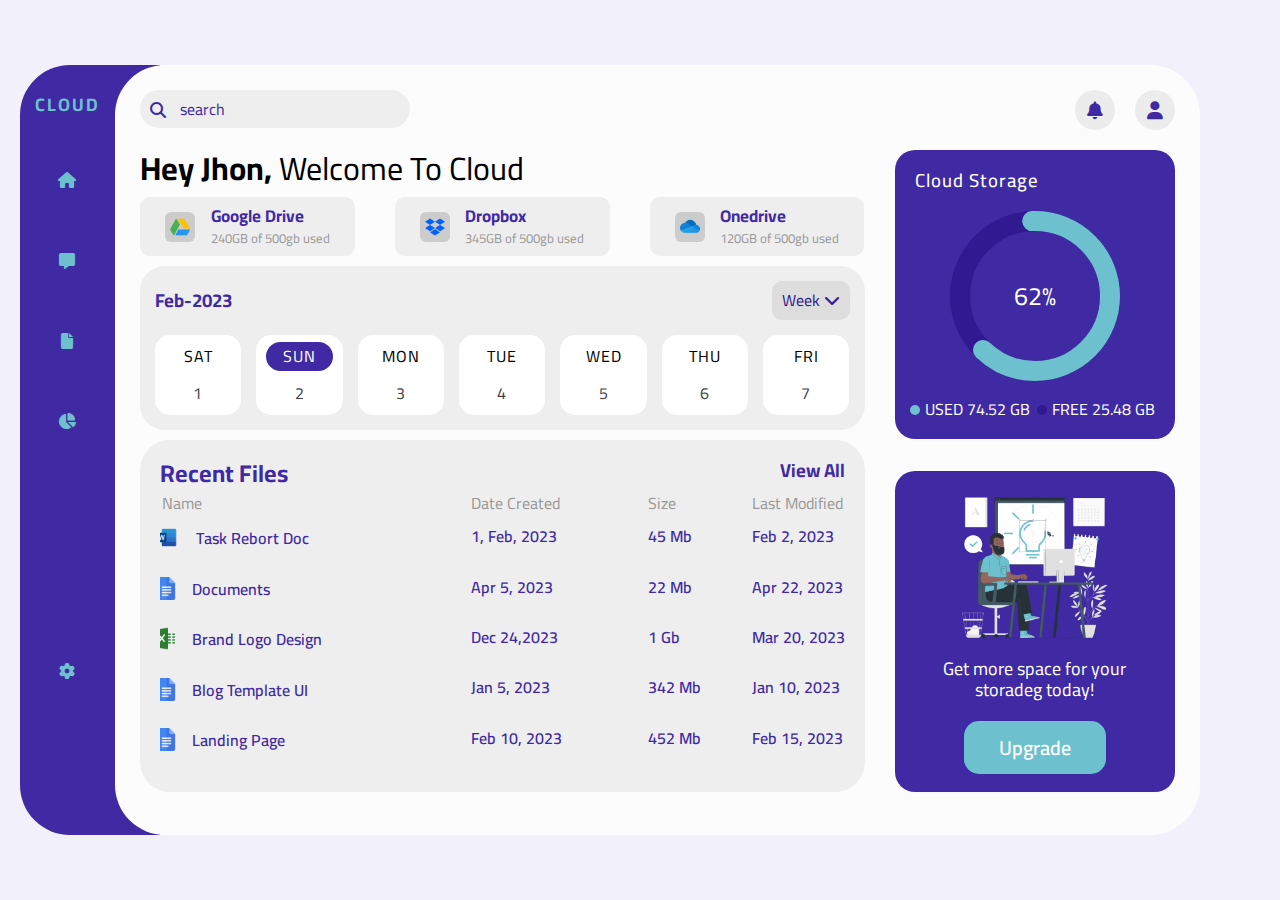
<file: index.html>
<!DOCTYPE html>
<html lang="en">
<head>
  <meta charset="UTF-8">
  <meta http-equiv="X-UA-Compatible" content="IE=edge">
  <meta name="viewport" content="width=device-width, initial-scale=1.0">
  <link rel="stylesheet" href="./CSS/all.min.css">
  <link rel="stylesheet" href="./CSS/framwork.css">
  <link rel="stylesheet" href="./CSS/normalize.css">
  <link rel="stylesheet" href="./CSS/style.css">
  <link rel="preconnect" href="https://fonts.googleapis.com">
  <link rel="preconnect" href="https://fonts.gstatic.com" crossorigin>
  <link href="https://fonts.googleapis.com/css2?family=Cairo:wght@300;400;500;600;700&display=swap" rel="stylesheet">
  <title>Dashboard</title>
</head>
<body>
  <div class="parent">
    <div class="side">
      <div class="container">
        <h3>cloud</h3>
        <div class="icon">
          <ul>
            <li><a href="./index.html"><i class="fa-ds fa-house"></i></a></li>
            <li><a href="./HTML/page-1.html"><i class="fa-solid fa-message"></i></a></li>
            <li><a href="./HTML/page-2.html"><i class="fa-solid fa-file"></i></a></li>
            <li><a href="./HTML/page-3.html"><i class="fa-solid fa-chart-pie"></i></a></li>
          </ul>
        </div>
        <div class="setting">
          <a href="./HTML/page-5.html"><i class="mr-15 fa-solid fa-gear"></i></a>
        </div>
      </div>
    </div>
    <div class="page">
      <header class="p-rel">
        <div class="p-rel w-fit search">
          <i class="p-aps v-cen l-10 fa-regular fa-magnifying-glass fw-9"></i>
          <input type="text" placeholder="search">
        </div>
        <div class="icon">
          <i class="fs-18 fa-solid fa-bell"></i>
          <i class="fs-18 ml-20 fa-solid fa-user"></i>
        </div>
      </header>
      <div class=" content">
        <div class=" content-1">
          <h1>hey jhon, <span>welcome to cloud</span></h1>
          <div class="p-rel container">
            <div class="row-1">
              <div class="box">
                <img src="./imgs/google-drive.png" alt="">
                <div class="text">
                  <h3>google drive</h3>
                  <p>240GB of 500gb used</p>
                </div>
              </div>
              <div class="box">
                <img src="./imgs/dropbox.png" alt="">
                <div class="text">
                  <h3>dropbox</h3>
                  <p>345GB of 500gb used</p>
                </div>
              </div>
              <div class="box">
                <img src="./imgs/icons8-microsoft-onedrive-2019-512.png" alt="">
                <div class="text">
                  <h3>onedrive</h3>
                  <p>120GB of 500gb used</p>
                </div>
              </div>
            </div>
            <div class="row-2">
              <div class="row-1">
                <h3>Feb-2023</h3>
                <button>Week</button>
              </div>
              <div class="row-2">
                <div class="box">
                  <span>sat</span>
                  <span>1</span>
                </div>
                <div class="box">
                  <span class="active">sun</span>
                  <span>2</span>
                </div>
                <div class="box">
                  <span>mon</span>
                  <span>3</span>
                </div>
                <div class="box">
                  <span>tue</span>
                  <span>4</span>
                </div>
                <div class="box">
                  <span>wed</span>
                  <span>5</span>
                </div>
                <div class="box">
                  <span>thu</span>
                  <span>6</span>
                </div>
                <div class="box">
                  <span>fri</span>
                  <span>7</span>
                </div>
              </div>
            </div>
            <div class="row-3">
                <div class="text">
                  <h2>recent files</h2>
                  <h3>view all</h3>
                </div>
                <div class="responsive-table">
                  <table>
                    <thead>
                      <tr>
                        <td>name</td>
                        <td>date created</td>
                        <td>size</td>
                        <td>last modified</td>
                        <td>members</td>
                      </tr>
                    </thead>
                    <tbody>
                      <tr>
                        <td><span><img src="./imgs/icons8-microsoft-word-2019-240.png" alt=""></span> task rebort doc</td>
                        <td>1, feb, 2023</td>
                        <td>45 mb</td>
                        <td>feb 2, 2023</td>
                        <td><img src="./imgs/1.jpeg" alt="">
                        <img src="./imgs/2.jpeg" alt="">
                        <img src="./imgs/3.jpeg" alt="">
                        <img src="./imgs/4.jpeg" alt=""></td>
                        <td><i class="fa-solid fa-ellipsis"></i></td>
                      </tr>
                      <tr>
                        <td><span><img src=".//imgs/google-docs.png" alt=""></span>documents</td>
                        <td>apr 5, 2023</td>
                        <td>22 mb</td>
                        <td>apr 22, 2023</td>
                        <td>
                          <img src="./imgs/5.jpeg" alt="">
                          <img src="./imgs/6.jpeg" alt="">
                          <img src="./imgs/7.jpeg" alt="">
                        </td>
                        <td><i class="fa-solid fa-ellipsis"></i></td>
                      </tr>
                      <tr>
                        <td><span><img src="./imgs/excel.png" alt=""></span>brand logo design</td>
                        <td>dec 24,2023</td>
                        <td>1 gb</td>
                        <td>mar 20, 2023</td>
                        <td>
                          <img src="./imgs/8.jpeg" alt="">
                          <img src="./imgs/9.jpeg" alt="">
                          <img src="./imgs/10.jpeg" alt="">
                        </td>
                        <td><i class="fa-solid fa-ellipsis"></i></td>
                      </tr>
                      <tr>
                        <td><span><img src="./imgs/google-docs.png" alt=""></span>blog template UI</td>
                        <td>jan 5, 2023</td>
                        <td>342 mb</td>
                        <td>jan 10, 2023</td>
                        <td>
                          <img src="./imgs/11.jpeg" alt="">
                          <img src="./imgs/12.jpeg" alt="">
                          <img src="./imgs/13.jpeg" alt="">
                          <img src="./imgs/14.jpeg" alt="">
                        </td>
                        <td><i class="fa-solid fa-ellipsis"></i></td>
                      </tr>
                      <tr>
                        <td><span><img src="./imgs/google-docs.png" alt=""></span>landing page</td>
                        <td>feb 10, 2023</td>
                        <td>452 mb</td>
                        <td>feb 15, 2023</td>
                        <td>
                          <img src="./imgs/15.jpeg" alt="">
                          <img src="./imgs/16.jpeg" alt="">
                        </td>
                        <td><i class="fa-solid fa-ellipsis"></i></td>
                      </tr>
                    </tbody>
                  </table>
                </div>
            </div>
          </div>
        </div>
        <div class="content-2">
          <div class="container">
            <div class="box box-1">
              <h3>cloud storage</h3>
              <div class="percent">
                <div><span>62%</span></div>
                <svg width="170px" height="170px">
                  <circle r="75" cx="85" cy="85" stroke-liecap="rouund" fill=""/>
                </svg>
              </div>
              <div class="storage">
                <div>
                  <span class="v-cen"></span>
                  <div class="space">USED 74.52 GB </div>
                </div>
                <div>
                  <span class="v-cen"></span>
                  <div class="space">FREE 25.48 GB</div>
                </div>
              </div>
            </div>
            <div class="box box-2">
              <img src="./imgs/Icon design-pana.png" alt="">
              <p>Get more space for your storadeg today!</p>
              <button>Upgrade</button>
            </div>
          </div>
        </div>
      </div>
    </div>
  </div>
</body>
</html>
</file>
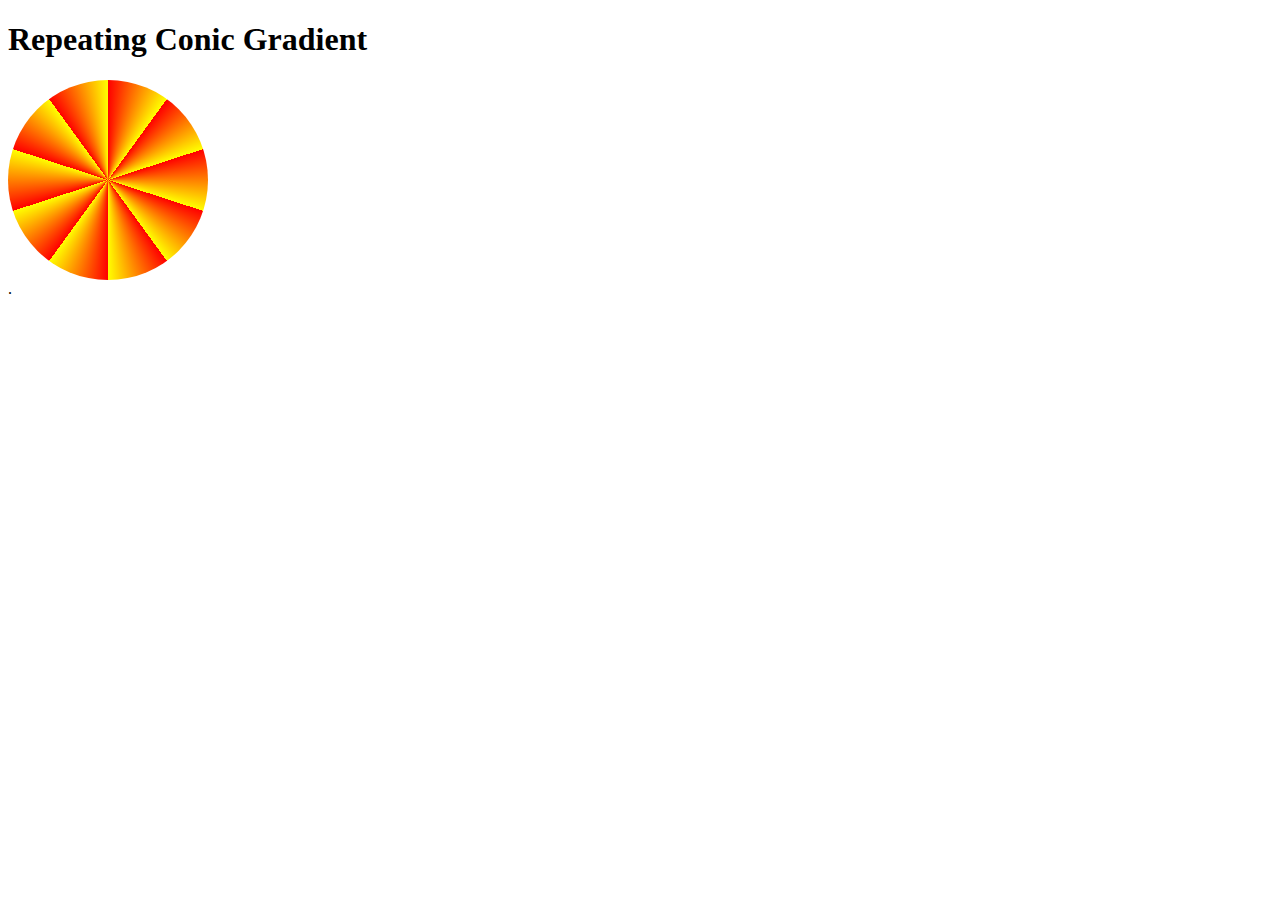
<file: HTML/hmgm.html>
<!DOCTYPE html>
<html>
<head>
<style>
#grad1 {
  height: 200px;
  width: 200px;
  background-color: red; /* For browsers that do not support gradients */
  background-image: repeating-conic-gradient(red 10%, yellow 20%);
  border-radius: 50%;
}
</style>
</head>
<body>

<h1>Repeating Conic Gradient</h1>

<div id="grad1"></div>
.
</body>
</html>
</file>
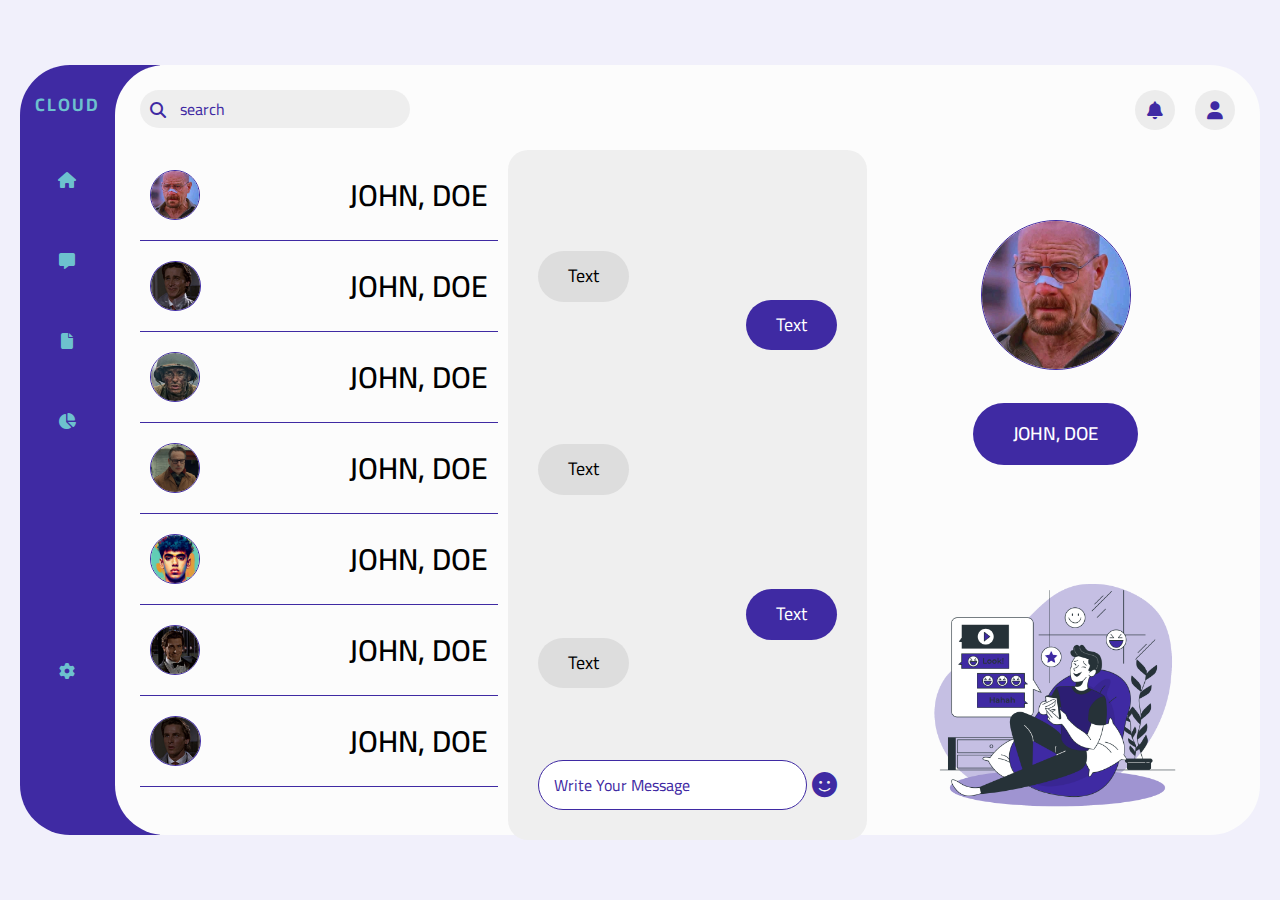
<file: HTML/page-1.html>
<!DOCTYPE html>
<html lang="en">
<head>
  <meta charset="UTF-8">
  <meta http-equiv="X-UA-Compatible" content="IE=edge">
  <meta name="viewport" content="width=device-width, initial-scale=1.0">
  <link rel="stylesheet" href="../CSS/page-1.css">
  <link rel="stylesheet" href="../CSS/all.min.css">
  <link rel="stylesheet" href="../CSS/framwork.css">
  <link rel="stylesheet" href="../CSS/normalize.css">
  <link rel="preconnect" href="https://fonts.googleapis.com">
  <link rel="preconnect" href="https://fonts.gstatic.com" crossorigin>
  <link href="https://fonts.googleapis.com/css2?family=Cairo:wght@300;400;500;600;700&display=swap" rel="stylesheet">
  <title>message</title>
</head>
<body>
  <div class="parent">
    <div class="side">
      <div class="container">
        <h3>cloud</h3>
        <div class="icon">
          <ul>
            <li><a href="../index.html"><i class="fa-ds fa-house"></i></a></li>
            <li><a href="./page-1.html"><i class="fa-solid fa-message"></i></a></li>
            <li><a href="./page-2.html"><i class="fa-solid fa-file"></i></a></li>
            <li><a href="./page-3.html"><i class="fa-solid fa-chart-pie"></i></a></li>
          </ul>
        </div>
        <div class="setting">
          <a href="../HTML/page-5.html"><i class="mr-15 fa-solid fa-gear"></i></a>
        </div>
      </div>
    </div>
    <div class="page">
      <header class="p-rel">
        <div class="p-rel w-fit search">
          <i class="p-aps v-cen l-10 fa-regular fa-magnifying-glass fw-9"></i>
          <input type="text" placeholder="search">
        </div>
        <div class="icon">
          <i class="fs-18 fa-solid fa-bell"></i>
          <i class="fs-18 ml-20 fa-solid fa-user"></i>
        </div>
      </header> 
      <div class="content">
        <div class="content-1">
          <div class="box">
            <img src="../imgs/1.jpeg" alt="">
            <h3>JOHN, DOE</h3>
          </div>
          <div class="box">
            <img src="../imgs/2.jpeg" alt="">
            <h3>JOHN, DOE</h3>
          </div>
          <div class="box">
            <img src="../imgs/3.jpeg" alt="">
            <h3>JOHN, DOE</h3>
          </div>
          <div class="box">
            <img src="../imgs/4.jpeg" alt="">
            <h3>JOHN, DOE</h3>
          </div>
          <div class="box">
            <img src="../imgs/5.jpeg" alt="">
            <h3>JOHN, DOE</h3>
          </div>
          <div class="box">
            <img src="../imgs/6.jpeg" alt="">
            <h3>JOHN, DOE</h3>
          </div>
          <div class="box">
            <img src="../imgs/7.jpeg" alt="">
            <h3>JOHN, DOE</h3>
          </div>
        </div>
        <div class="content-2">
          <div class="col-1">
            <div class="container">
              <div class="text">
                <div class="text-1">
                  <p>text</p>
                  <p>text</p>
                  <p>text</p>
                </div>
                <div class="text-2">
                  <p>text</p>
                  <p>text</p>
                </div>
              </div>
              <div class="end" style="width:100%">
                <input type="text" placeholder="write your message">
                <div class="i"><i class="fa-solid fa-face-smile"></i>
                </div>
              </div>
            </div>
          </div>
        </div>
        <div class="content-3">
            <div class="box">
              <img src="../imgs/1.jpeg" alt="">
              <h3>JOHN, DOE</h3>
            </div>
            <img src="../imgs/Messaging fun-bro (1).png" alt="">
        </div>
      </div>
    </div>
  </div>
</body>
</html>
</file>
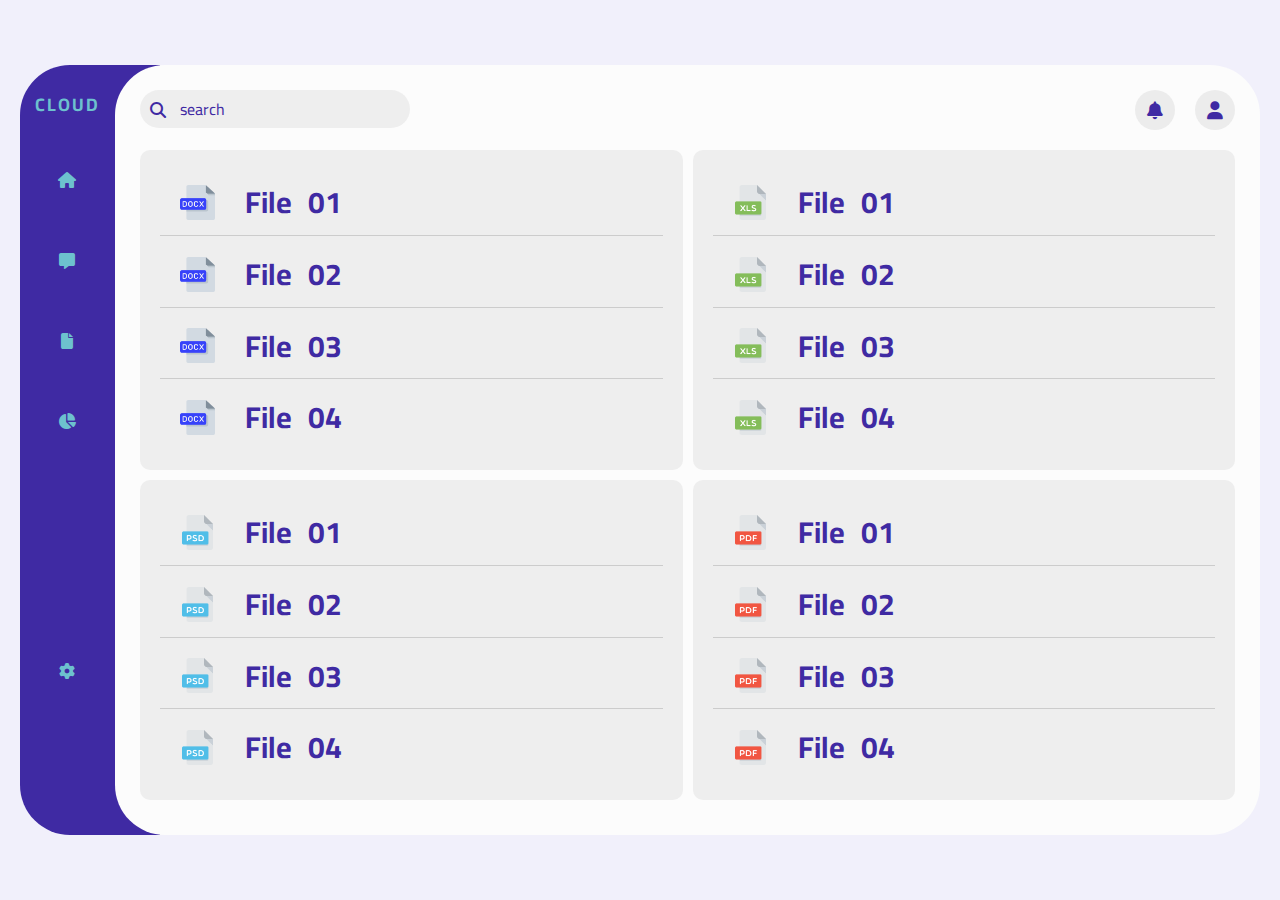
<file: HTML/page-2.html>
<!DOCTYPE html>
<html lang="en">
<head>
  <meta charset="UTF-8">
  <meta http-equiv="X-UA-Compatible" content="IE=edge">
  <meta name="viewport" content="width=device-width, initial-scale=1.0">
  <link rel="stylesheet" href="../CSS/page-2.css">
  <link rel="stylesheet" href="../CSS/all.min.css">
  <link rel="stylesheet" href="../CSS/framwork.css">
  <link rel="stylesheet" href="../CSS/normalize.css">
  <link rel="preconnect" href="https://fonts.googleapis.com">
  <link rel="preconnect" href="https://fonts.gstatic.com" crossorigin>
  <link href="https://fonts.googleapis.com/css2?family=Cairo:wght@300;400;500;600;700&display=swap" rel="stylesheet">
  <title>Files</title>
</head>
<body>
  <div class="parent">
    <div class="side">
      <div class="container">
        <h3>cloud</h3>
        <div class="icon">
          <ul>
            <li><a href="../index.html"><i class="fa-ds fa-house"></i></a></li>
            <li><a href="./page-1.html"><i class="fa-solid fa-message"></i></a></li>
            <li><a href="./page-2.html"><i class="fa-solid fa-file"></i></a></li>
            <li><a href="./page-3.html"><i class="fa-solid fa-chart-pie"></i></a></li>
          </ul>
        </div>
        <div class="setting">
          <a href="./page-5.html"><i class="mr-15 fa-solid fa-gear"></i></a>
        </div>
      </div>
    </div>
    <div class="page">
      <header class="p-rel">
        <div class="p-rel w-fit search">
          <i class="p-aps v-cen l-10 fa-regular fa-magnifying-glass fw-9"></i>
          <input type="text" placeholder="search">
        </div>
        <div class="icon">
          <i class="fs-18 fa-solid fa-bell"></i>
          <i class="fs-18 ml-20 fa-solid fa-user"></i>
        </div>
      </header>
      <div class="container">
        <div class="content">
          <div class="box">
            <img src="../imgs/docx.png" alt="">
            <h2>File</h2>
          </div>
          <div class="box">
            <img src="../imgs/docx.png" alt="">
            <h2>File</h2>
          </div>
          <div class="box">
            <img src="../imgs/docx.png" alt="">
            <h2>File</h2>
          </div>
          <div class="box">
            <img src="../imgs/docx.png" alt="">
            <h2>File</h2>
          </div>
        </div>
        <div class="content">
          <div class="box">
            <img src="../imgs/xls.png" alt="">
            <h2>File</h2>
          </div>
          <div class="box">
            <img src="../imgs/xls.png" alt="">
            <h2>File</h2>
          </div>
          <div class="box">
            <img src="../imgs/xls.png" alt="">
            <h2>File</h2>
          </div>
          <div class="box">
            <img src="../imgs/xls.png" alt="">
            <h2>File</h2>
          </div>
        </div>
        <div class="content">
          <div class="box">
            <img src="../imgs/psd.png" alt="">
            <h2>File</h2>
          </div>
          <div class="box">
            <img src="../imgs/psd.png" alt="">
            <h2>File</h2>
          </div>
          <div class="box">
            <img src="../imgs/psd.png" alt="">
            <h2>File</h2>
          </div>
          <div class="box">
            <img src="../imgs/psd.png" alt="">
            <h2>File</h2>
          </div>
        </div>
        <div class="content">
          <div class="box">
            <img src="../imgs/pdf.png" alt="">
            <h2>File</h2>
          </div>
          <div class="box">
            <img src="../imgs/pdf.png" alt="">
            <h2>File</h2>
          </div>
          <div class="box">
            <img src="../imgs/pdf.png" alt="">
            <h2>File</h2>
          </div>
          <div class="box">
            <img src="../imgs/pdf.png" alt="">
            <h2>File</h2>
          </div>
        </div>
      </div>
    </div>
  </div>
</body>
</html>
</file>
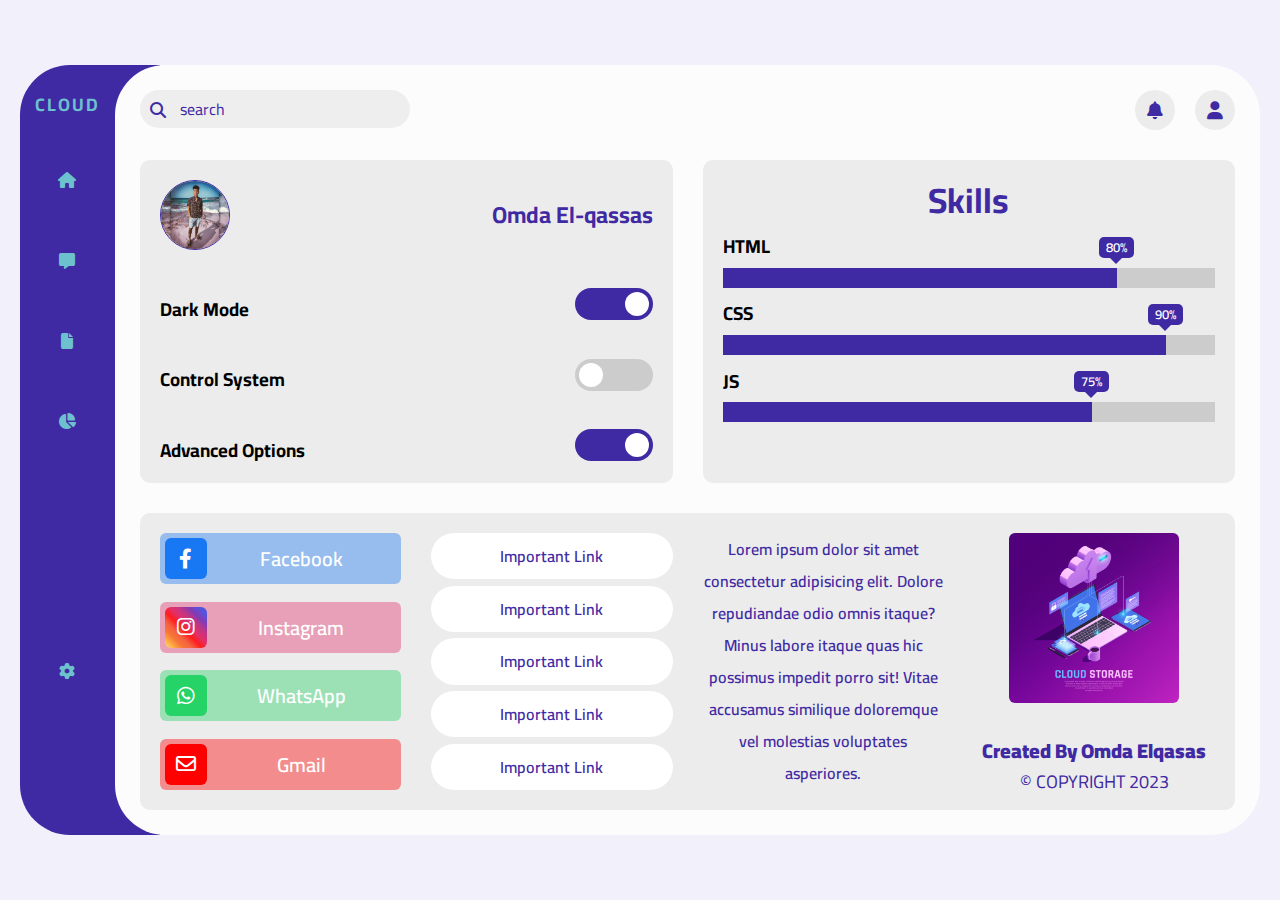
<file: HTML/page-5.html>
<!DOCTYPE html>
<html lang="en">
<head>
  <meta charset="UTF-8">
  <meta http-equiv="X-UA-Compatible" content="IE=edge">
  <meta name="viewport" content="width=device-width, initial-scale=1.0">
  <link rel="stylesheet" href="../CSS/all.min.css">
  <link rel="stylesheet" href="../CSS/framwork.css">
  <link rel="stylesheet" href="../CSS/normalize.css">
  <link rel="stylesheet" href="../CSS/page-5.css">
  <link rel="preconnect" href="https://fonts.googleapis.com">
  <link rel="preconnect" href="https://fonts.gstatic.com" crossorigin>
  <link href="https://fonts.googleapis.com/css2?family=Cairo:wght@300;400;500;600;700&display=swap" rel="stylesheet">
  <title>setting</title>
</head>
<body>
  <div class="parent">
    <div class="side">
      <div class="container">
        <h3>cloud</h3>
        <div class="icon">
          <ul>
            <li><a href="../index.html"><i class="fa-ds fa-house"></i></a></li>
            <li><a href="./page-1.html"><i class="fa-solid fa-message"></i></a></li>
            <li><a href="./page-2.html"><i class="fa-solid fa-file"></i></a></li>
            <li><a href="./page-3.html"><i class="fa-solid fa-chart-pie"></i></a></li>
          </ul>
        </div>
        <div class="setting">
          <a href="./HTML/page-5.html"><i class="mr-15 fa-solid fa-gear"></i></a>
        </div>
      </div>
    </div>
    <div class="page">
      <header class="p-rel">
        <div class="p-rel w-fit search">
          <i class="p-aps v-cen l-10 fa-regular fa-magnifying-glass fw-9"></i>
          <input type="text" placeholder="search">
        </div>
        <div class="icon">
          <i class="fs-18 fa-solid fa-bell"></i>
          <i class="fs-18 ml-20 fa-solid fa-user"></i>
        </div>
      </header>
      <div class="page-c">
        <div class="content">
          <div class="content-1">
            <div class="box">
              <div>
                <img src="../imgs/WhatsApp Image 2023-03-06 at 3.35.56 AM.jpeg" alt="">
                <h3>Omda El-qassas</h3>
              </div>
              <div>
                  <div>
                    <h3>Dark Mode</h3>
                    <label value="Dark Mode" class="p-rel">
                    <input type="checkbox" checked name="" id="">
                    <div class="toggele"></div>
                    </label>
                  </div>
                  <div>
                    <h3>Control System</h3>
                    <label value="Dark Mode" class="p-rel">
                    <input type="checkbox"  name="" id="">
                    <div class="toggele"></div>
                    </label>
                  </div>
                  <div>
                    <h3>Advanced Options</h3>
                    <label value="Dark Mode" class="p-rel">
                    <input type="checkbox" checked name="" id="">
                    <div class="toggele"></div>
                  </label>
                </div>
              </div>
            </div>
            <div class="box">
              <h2>skills</h2>
              <div>
                <div>
                  <h3>HTML</h3>
                  <div class="percent">
                    <span style="width: 80%;" data-ee="80%"></span>
                  </div>
                </div>
                <div>
                  <h3>CSS</h3>
                  <div class="percent">
                    <span style="width: 90%;" data-ee="90%"></span>
                  </div>
                </div>
                <div>
                  <h3>JS</h3>
                  <div class="percent">
                    <span style="width: 75%;" data-ee="75%"></span>
                  </div>
                </div>
              </div>
            </div>
          </div>
          <div class="content-2">
            <div class="box">
              <div class="links">
                <a href="https://www.facebook.com/emad.elksas.3" target="_blank">
                  <i id="face" class="fa-brands fa-facebook-f"></i> <p>facebook</p></a>
                <a href="https://www.instagram.com/omdaelkasas/" target="_blank">
                  <i id="insta" class="fa-brands fa-instagram"></i> <p>instagram</p></a>
                <a href="https://wa.me/+201553965373" target="_blank">
                  <i id="whats" class="fa-brands fa-whatsapp"></i><p>whatsApp</p></a>
                  <a href="mailto:jmad6783@gmail.com">
                    <i class="fa-regular fa-envelope"></i><p>gmail</p></a>
              </div>
            </div>
            <div class="box">
              <a href=""><p>important link</p></a>
              <a href=""><p>important link</p></a>
              <a href=""><p>important link</p></a>
              <a href=""><p>important link</p></a>
              <a href=""><p>important link</p></a>
            </div>
            <div class="box">
              <p>
                Lorem ipsum dolor sit amet consectetur adipisicing elit. Dolore repudiandae odio omnis itaque? Minus labore itaque quas hic possimus impedit porro sit! Vitae accusamus similique doloremque vel molestias voluptates asperiores.
              </p>
            </div>
            <div class="box">
                <img src="../imgs/32936.jpg" alt="">
              <div class="text">
                <p>created by omda elqasas</p>
                <p>&copy; copyright 2023</p>
              </div>
            </div>
          </div>
        </div>
      </div>
    </div>
  </div>
</body>
</html>
</file>
<file: CSS/framwork.css>
/* start box */
  .p-rel {
    position: relative;
  }
  .p-aps {
    position: absolute;
  }
  .d-flex {
    display: flex;
  }
  .jc-space-b {
    justify-content: space-between;
  }
  .jc-space-a {
    justify-content: space-around;
  }
  .jc-space-e {
    justify-content: space-evenly;
  }
  .jc-c {
    justify-content: center;
  }
  .ai-c {
    align-items: center;
  }
  .d-grid {
    display: grid;
  }
  .g-40 {
    gap: 40px;
  }
  .g-30 {
    gap: 30px;
  }
  .d-block {
    display: block;
  }
  .d-inline {
    display: inline;
  }
  .d-in-block {
    display: inline-block;
  }
  .rad-6 {
    border-radius: 6px;
  }
  .rad-10 {
    border-radius: 10px;
  }
  .rad-15 {
    border-radius: 15px;
  }
  .rad-20 {
    border-radius: 20px;
  }
  .rad-30 {
    border-radius: 30px;
  }
  .rad-half {
    border-radius: 50%;
  }
/* end box */
/* start margin + margin */
.p-15 {
  padding: 15px;
}
.pt-15 {
  padding-top: 15px;
}
.pr-15 {
  padding-right: 15px;
}
.pb-15 {
  padding-bottom: 15px;
}
.pl-15 {
  padding-left: 15px;
}
.p-20 {
  padding: 20px;
}
.pt-20 {
  padding-top: 20px;
}
.pr-20 {
  padding-right: 20px;
}
.pb-20 {
  padding-bottom: 20px;
}
.pl-20 {
  padding-left: 20px;
}
.p-30 {
  padding: 30px;
}
.pt-30 {
  padding-top: 30px;
}
.pr-30 {
  padding-right: 30px;
}
.pb-30 {
  padding-bottom: 30px;
}
.pl-30 {
  padding-left: 30px;
}
.p-50 {
  padding: 50px;
}
.pt-50 {
  padding-top: 50px;
}
.pr-50 {
  padding-right: 50px;
}
.pb-50 {
  padding-bottom: 50px;
}
.pl-50 {
  padding-left: 50px;
}
.m-15 {
  margin: 15px;
}
.mt-15 {
  margin-top: 15px;
}
.mr-15 {
  margin-right: 15px;
}
.mb-15 {
  margin-bottom: 15px;
}
.ml-15 {
  margin-left: 15px;
}
.m-20 {
  margin: 20px;
}
.mt-20 {
  margin-top: 20px;
}
.mr-20 {
  margin-right: 20px;
}
.mb-20 {
  margin-bottom: 20px;
}
.ml-20 {
  margin-left: 20px;
}
.m-30 {
  margin: 30px;
}
.mt-30 {
  margin-top: 30px;
}
.mr-30 {
  margin-right: 30px;
}
.mb-30 {
  margin-bottom: 30px;
}
.ml-30 {
  margin-left: 30px;
}
/* end padding + margin */

/* start backgroung + color */
.bg-f {
  background-color: #fff;
}
.bg-e {
  background-color: #eee;
}
.bg-d {
  background-color: #ddd;
}
.bg-c {
  background-color: #ccc;
}
.bg-b {
  background-color: #bbb;
}
.bg-a {
  background-color: #aaa;
}
.c-w {
  color: white;
}
.c-a {
  color: #aaa;
}
.c-a {
  color: #bbb;
}
.c-a {
  color: #ccc;
}
.c-a {
  color: #eee;
}
/* end backgroung + color */
/* start fonts */
.tt-c {
  text-transform: capitalize;
}
.tt-u {
  text-transform: uppercase;
}
.fs-12 {
  font-size: 12px;
}
.fs-14 {
  font-size: 14px;
}
.fs-16 {
  font-size: 16px;
}
.fs-18 {
  font-size: 18px;
}
.fw-1 {
  font-weight: 100;
}
.fw-2 {
  font-weight: 200;
}
.fw-3 {
  font-weight: 300;
}
.fw-4 {
  font-weight: 400;
}
.fw-5 {
  font-weight: 500;
}
.fw-6 {
  font-weight: 600;
}
.fw-7 {
  font-weight: 700;
}
.fw-8 {
  font-weight: 800;
}
.fw-9 {
  font-weight: 900;
}
/* end fonts */
/* start width+height */
.h-fit {
  height: fit-content;
}
.w-fit {
  width: fit-content;
}
.h-full {
  height: 100%
}
.w-full {
  width: 100%;
}

/* end width+height */
/* start centered */
.v-cen {
  transform: translateY(-50%);
  top: 50%;
}
.h-cen {
  transform: translatex(-50%);
  left: 50%;
}
.l-0 {
  left: 0;
}
.l-10 {
  left: 10px;
}
.l-15 {
  left: 15px;
}
.l-20 {
  left: 20px;
}
.l-25 {
  left: 25px;
}
.l-30 {
  left: 30px;
}
.l-40 {
  left: 40px;
}
.r-0 {
  right: 0;
}
.r-10 {
  right: 10px;
}
.r-15 {
  right: 15px;
}
.r-20 {
  right: 20px;
}
.r-25 {
  right: 25px;
}
.r-30 {
  right: 30px;
}
.r-40 {
  right: 40px;
}
.t-0 {
  top: 0;
}
.t-10 {
  top: 10px;
}
.t-15 {
  top: 15px;
}
.t-20 {
  top: 20px;
}
.t-25 {
  top: 25px;
}
.t-30 {
  top: 30px;
}
.t-40 {
  top: 40px;
}
.b-0 {
  bottom: 0;
}
.t-10 {
  bottom: 10px;
}
.t-15 {
  bottom: 15px;
}
.t-20 {
  bottom: 20px;
}
.t-25 {
  bottom: 25px;
}
.t-30 {
  bottom: 30px;
}
.t-40 {
  bottom: 40px;
}
/* end centered */
</file>
<file: CSS/style.css>
/* start global rules */
:root {
  --main-color: #3f2aa3;
  --main-alt-color: #301991;
  --main-transiition: 0.3s;
  --wedgits-color: #fdfdfd;
  --text-color: #6dc1ce;
}
html {
  scroll-behavior: smooth;
}
* {
  -webkit-box-sizing: border-box;
  -moz-box-sizing: border-box;
  box-sizing: border-box;
  padding: 0;
  margin: 0;
  font-family: 'Cairo', sans-serif;
  outline: none;
  border: none;
}
ul {
  list-style: none;
}
a{
  text-decoration: none;
}
i {
  font-weight: 900;
  font-family: "font awesome 5 free";
  font-style: normal;
}
body {
width: 100%;
background-color: #f1f0fb;
position: relative;
z-index: -110;
display: flex;
align-items: center;
height: 100vh;
}
img {
  height: 100px;
}
::-webkit-scrollbar {
  width: 10px;
}
::-webkit-scrollbar-track {
  background-color: #FFF;
}
::-webkit-scrollbar-thumb {
  background-color: #3f2aa380;
  border-radius: 20px;
}
::-webkit-scrollbar-thumb:hover {
  background-color: var(--main-color);
}
/* end global rules */
/* start side */
.parent {
  display: flex;
  justify-content: space-between;
  width: calc(100% - 155px);
  height: 90vh;
  padding: 20px;
  position: relative;
  z-index: -100;
} 
.side {
  position: relative;
  width: 100px;
  height: 100%;
  z-index: -1;
}
.side .container {
  padding: 30px;
  padding-left: 0;
  background-color: #3f2aa3;
  width: calc(100% + 45px);
  height: 100%;
  border-radius: 50px 0 0 50px;
}
.side .container h3 {
  text-align: center;
  text-transform: uppercase;
  color: var(--text-color);
  letter-spacing: 2px;
  font-size: 18px;
  width: calc(100% - 16px);
}
.side .container .icon {
  width: calc(100% - 16px);
}
.side .container .icon li a {
  margin-top: 70px;
  color: var(--text-color);
  text-align: center;
  font-size: 16px;
  transition: var(--main-transiition);
}
.side .container .icon ul a i {
  width: 30px;
  height: 30px;
  display: flex;
  justify-content: center;
  align-items: center;
  margin: 50px auto;
  border-radius: 8px;
  transition: var(--main-transiition);
}
.side .container .icon i:hover,
.side .container .setting a i:hover {
  background-color: var(--main-alt-color);
}
.side .container .setting {
  width: calc(100% - 16px);
  height: 200px;
  display: flex;
  justify-content: center;
  align-items: end;
}
.side .container .setting a i {
  width: 30px;
  height: 30px;
  display: flex;
  justify-content: center;
  align-items: center;
  margin: 110px auto 0;
  border-radius: 10px;
  color: var(--text-color);
  text-align: center;
  font-size: 16px;
  transition: var(--main-transiition);
}
@media (max-width: 1035px) {
  .parent {
    display: block;
    margin: 0 auto;
    width: 100%;
  }
  .side {
    width: 100%;
    height: 100px;
  }
  .side .container {
    width: 100%;
    height: 100%;
    padding: 30px 15px;
    border-radius: 50px 50px 0 0;
    display: flex;
    align-items: center;
    justify-content: space-between;
  }
  .side .container .setting,
  .side .container h3 {
    display: flex;
    justify-content: center;
  }
  .side .container .setting,
  .side .container h3,
  .side .container .icon {
    margin-bottom: 42px;
  }
  .side .container .icon ul {
    display: flex;
    margin-right: 30px
  }
  .side .container .icon ul a i {
    margin: 0 20px;
  }
  .side .container .setting a i{
    margin: 0;
    display: flex;
    justify-content: center;
  }
}
@media (max-width: 767px) {
  .parent {
    padding: 5px;
  }
  .side .container h3 {
    display: none;
  }
  .side .container .setting {
    width: 20%;
    height: unset;
  }
  .side .container .icon {
    width: 80%;
  }
  .side .container .icon ul {
    margin: 0;
    justify-content: space-evenly;
  }
  .side .container .icon ul a i {
    font-size: 14px;
    margin: 3px;
    width: 30px;
    height: 30px;
  }
  .side .container .setting a i{
    font-size: 14px;
    margin: -3px;
    width: 30px;
    height: 30px;
  }
}
/* end side */
/* start header */
.page {
  padding: 25px;
  padding-bottom: 15px;
  border-radius: 50px;
  background-color: #fcfcfc;
  position: relative;
  z-index: 1;
  width: 100%;
} 
header {
  display: flex;
  justify-content: space-between;
}
header .search i,
header .search ::placeholder {
  color: var(--main-color);
}
header .search input {
  padding: 10px 10px 10px 40px;
  border-radius: 30px;
  width: 100%;
  caret-color: var(--main-color);
  background-color: #eee;
}
header .icon {
  display: flex;
}
header .icon i:first-child,
header .icon i:last-child {
  color: var(--main-color);
  width: 40px;
  height: 40px;
  background-color: #ececec;
  border-radius: 50%;
  display: flex;
  justify-content: center;
  align-items: center;
  cursor: pointer;
}
@media (max-width: 1035px) {
  body {
    flex-direction: column;
  }
  .page {
    top: -42px;
  }
}
@media (max-width: 767px) {
  header {
    flex-direction: column-reverse;
  }
  header .icon {
    justify-content: flex-end;
  }
  header .search {
    margin-top: 15px;
    width: 100%;
  }
  header::before {
    content: 'cloud';
    position: absolute;
    color: var(--main-color);
    font-size: 25px;
    font-weight: bold;
    letter-spacing: 1px;
    top: 25%;
    transform: translatey(-50%);
    left: 10px;
  }
}
@media (max-width: 320px ) {
  header .search input {
    width: 250px;
  }
}
/* end header */
/* start content-1 */
/* row one */
.page .content {
  display: flex;
  margin-top: 20px;
  width: 100%;
  gap: 30px;
}
.page .content-1 {
  width: 70%;
}
.page .content-1 > h1 {
  text-transform: capitalize;
  margin-top: 0;
  margin-bottom: 0;
}
.page .content-1 > h1 span {
  font-weight: normal;
}
.page .content-1 .container {
  width: 100%;
  padding-top: 10px;
  padding-right: 0;
}
.page .content-1 .container > .row-1 {
  gap: 40px;
  width: 100%;
  display: grid;
  grid-template-columns: repeat(auto-fill, minmax(200px, 1fr));
}
.page .content-1 .container > .row-1 .box {
  display: flex;
  justify-content: space-evenly;
  width: 100%;
  align-items: center;
  padding: 10px;
  background-color: #eee;
  border-radius: 10px;
  flex-basis: 33%;
}
.page .content-1 .container > .row-1 img {
  height: 30px;
  padding: 5px;
  background-color: #ccc;
  border-radius: 6px;
}
.page .content-1 .container > .row-1 h3 {
  text-transform: capitalize;
  color: var(--main-color);
  font-size: 17px;
}
.page .content-1 .container > .row-1 p {
  font-size: 13px;
  margin-top: 5px;
  color: #999;
}
@media (max-width: 767px) {
  .page .content {
    flex-direction: column;
  }
  .page .content-1 {
    width: 100%;
  }
  .page .content-1 > h1 {
    font-size: 22px;
  }
  .page .content-1 .row-1 {
    width: 90%;
    margin: 0 auto;
  }
}
@media (max-width: 991px) {
  .page .content-1 .container > .row-1 .box {
    width: 100% !important;
  }
  .page .content-1 .container > .row-1 img {
    margin-right: 10px;
  }
  .page .content-1 .container > .row-1 p {
    font-size: 13px;
  }
}
 /* row two  */
.content-1 .container > .row-2 {
  margin-top: 10px;
  padding: 15px;
  background-color: #eee;
  border-radius: 25px;
}
.row-2 .row-1 {
  display: flex;
  justify-content: space-between;
  align-items: center;
}
.row-2 .row-1 h3 {
  text-transform: capitalize;
  color: var(--main-color);
}
.row-2 .row-1 button {
  background-color: #ddd;
  padding: 10px 10px;
  padding-right: 30px;
  border-radius: 10px;
  color: var(--main-alt-color);
  position: relative;
  cursor: pointer;
}
.row-2 .row-1 button::before {
  content: '\f078';
  position: absolute;
  font-family: 'font awesome 5 free';
  font-weight: 900;
  right: 10px;
}
.row-2 .row-2 {
  display: grid;
  grid-template-columns: repeat(auto-fill, minmax(80px, 1fr));
  margin-top: 15px;
  gap: 15px;
}
.row-2 .row-2 .box {
  text-align: center;
  height: 80px;
  background-color: white;
  display: flex;
  flex-direction: column;
  justify-content: space-evenly;
  border-radius: 15px;
  padding: 0 10px;
}
.row-2 .row-2 .box span {
  display: block;
  padding: 5px;
  text-transform: uppercase;
  letter-spacing: 1px;
  border-radius: 40px;
}
.row-2 .row-2 .box span.active {
  background-color: var(--main-color);
  color: white;
}
.row-2 .row-2 .box span:last-child {
  color: #444;
}
@media (max-width: 1035px) {
  .row-2 .row-2 {
    grid-template-columns: repeat(auto-fill, minmax(95px, 1fr));
  }
  .content {
    flex-direction: column;
  }
  .content-1 {
    width: 100% !important;
  }
}
/* row three */
.content-1 .row-3 {
  background-color: #eee;
  margin-top: 10px;
  padding: 20px;
  border-radius: 30PX;
  width: 100%;
  position: relative;
}
.content-1 .row-3 .responsive-table {
  overflow-x: scroll;
}
.content-1 .row-3 .responsive-table::-moz-scrollbar {
  height: 10px;
}
.content-1 .row-3 .responsive-table::-moz-scrollbar-track {
  background-color: #ffffff;
  height: 10px;
  border-radius: 20px;
}
.content-1 .row-3 .responsive-table::-moz-scrollbar-thumb {
  background-color: #3f2aa380;
  border-radius: 20px;
}
.content-1 .row-3 .responsive-table::-moz-scrollbar-thumb:hover {
  background-color: var(--main-color);
}
.content-1 .row-3 .responsive-table::-webkit-scrollbar {
  height: 10px;
}
.content-1 .row-3 .responsive-table::-webkit-scrollbar-track {
  background-color: #ffffff;
  height: 10px;
  border-radius: 20px;
}
.content-1 .row-3 .responsive-table::-webkit-scrollbar-thumb {
  background-color: #3f2aa380;
  border-radius: 20px;
}
.content-1 .row-3 .responsive-table::-webkit-scrollbar-thumb:hover {
  background-color: var(--main-color);
}
.content-1 .row-3 table {
  min-width: 900px;
}
.content-1 .row-3 table span img {
  height: 23px;
}
.content-1 .row-3 table td > img {
  height: 30px;
  border-radius: 50%;
  margin-right: -17px;
  border: 0.5px solid white;
}
.content-1 .row-3 thead td {
  color: #999;
  text-transform: capitalize;
  padding-bottom: 5px;
}
.content-1 .row-3 tbody tr {
  position: relative;
}
.page .content-1 > div > div.row-3 > div.responsive-table > table > tbody > tr > td > i {
  position: absolute;
  transform: translateY(-50%);
  right: 0px;
  font-size: 23px;
}
.content-1 .row-3 tbody td {
  padding-bottom: 15px;
  text-transform: capitalize;
  font-weight: 600;
  color: var(--main-color);
}
.content-1 .row-3 tbody span {
  position: relative;
  width: 30px;
  height: 30px;
  display: inline-block;
  top: 5px;
  left: -7px;
}
.content-1 .row-3 .text {
  display: flex;
  justify-content: space-between;
  margin-bottom: 5px;
  color: var(--main-color);
  text-transform: capitalize;
}
/* end content  */
.page .content-2 {
  width: 30%;
  gap: 30px;
  position: relative;

}
.page .content-2 .container {
  width: 100%;
  height: 100%;
  display: flex;
  flex-direction: column;
  justify-content: space-between;
}
.page .content-2 .box {
  width: 100%;
  border-radius: 20px;
}
.page .content-2 .box-1 {
  height: 45%;
  padding: 20px;
  background-color: var(--main-color);
  display: flex;
  flex-direction: column;
  justify-content: space-between;
}
.page .content-2 .box-1 h3 {
  color: white;
  font-weight: 500;
  text-transform: capitalize;
  letter-spacing: 1px;
}
.page .content-2 .box-1 .percent {
  text-align: center;
  position: relative;
}
.page .content-2 .box-1 .percent div {
  width: 170px;
  height: 170px;
  display: flex;
  justify-content: center;
  align-items: center;
  margin: 0 auto;
  border-radius: 50%;
  background-color: transparent;
  border: 20px solid var(--main-alt-color);
}
.page .content-2 .box-1 .percent span {
  color: white;
  font-size: 25px;
  font-weight: 400;
}
.page .content-2 .box-1 svg {
  position: absolute;
  top: 0;
  left: 50%;
  transform: translateX(-50%);
}
.page .content-2 .box-1 svg circle {
  fill: none;
  stroke-width: 20px;
  stroke: var(--text-color);
  stroke-dasharray: 175;
  stroke-linecap: round;
}
.page .content-2 .box-1 .storage {
  display: flex;
  justify-content: space-between;
}
.page .content-2 .box-1 .storage > div:first-child  {
  position: relative;
  color: white;
  padding-left: 10px;

}
.page .content-2 .box-1 .storage > div:first-child span {
  position: absolute;
  width: 10px;
  height: 10px;
  background-color: var(--text-color);
  border-radius: 50%;
  left: -5px;
}
.page .content-2 .box-1 .storage > div:last-child {
  position: relative;
  color: white;
  padding-left: 10px;
}
.page .content-2 .box-1 .storage > div:last-child span {
  position: absolute;
  width: 10px;
  height: 10px;
  background-color: var(--main-alt-color);
  border-radius: 50%;
  left: -5px;
}
.page .content-2 .box-2 {
  height: 30%;
} 
.page .content-2 .box-2 {
  background-color: var(--main-color);
  text-align: center;
  padding: 15px;
  height: 50%;
}
.page .content-2 .box-2 img {
  height: 160px;
}
.page .content-2 .box-2 p {
  padding: 10px 0;
  color: white;
  font-size: 18px;
}
.page .content-2 .box-2 button {
  padding: 15px 35px;
  margin-top: 10px;
  border-radius: 15px;
  color: white;
  background-color: var(--text-color);
  font-size: 20px;
  font-weight: 600;
}

@media (max-width: 1035px) {
  .page .content-2 {
    width: 100%;
    height: 300px;
  }
  .page .content-2 .container {
    display: flex;
    justify-content: space-between;
    flex-direction: row;
  }
  .page .content-2 .box {
    height: 300px !important;
  }
  .page .content-2 .box-1 {
    width: 45%;
  }
  .page .content-2 .box-2 {
    width: 50%;
  }
  .page .content-2 .box-2 {
    background-color: var(--main-color);
    text-align: center;
    padding: 15px;
    height: 50%;
  }
  .page .content-2 .box-2 img {
    height: 170px;
  }
  .page .content-2 .box-2 p {
    padding: 10px 0;
  }
  .page .content-2 .box-2 button {
    padding: 15px 35px;
    margin-top: 5px;
  }
}
@media (max-width:767px) {
    .page .content-2 {
      width: 100%;
      padding-bottom: 20px;
    }
    .page .content-2 .container {
      display: flex;
      justify-content: space-between;
      flex-direction: column;
      gap: 30px;
      height: unset !important;
    }
    .page .content-2 .box {
      width: 100%;
    }
    .page .content-2 .box-2 {
      height: 400px !important;
    }
    .page .content-2 .box-1 {
      height: 350px !important;
    }
    .page .content-2 .box-2 img {
      height: 210px;
    }
    .page .content-2 .box-2 p  {
      padding: 20px 0 !important;
    }
    .page .content-2 .box-2 button {
      padding: 15px 35px;
      margin-top: 10px;
    }
}
</file>
<file: CSS/page-1.css>
/* start global rules */
:root {
  --main-color: #3f2aa3;
  --main-alt-color: #301991;
  --main-transiition: 0.3s;
  --wedgits-color: #fdfdfd;
  --text-color: #6dc1ce;
}
html {
  scroll-behavior: smooth;
}
* {
  -webkit-box-sizing: border-box;
  -moz-box-sizing: border-box;
  box-sizing: border-box;
  padding: 0;
  margin: 0;
  font-family: 'Cairo', sans-serif;
  outline: none;
  border: none;
}
ul {
  list-style: none;
}
a{
  text-decoration: none;
}
i {
  font-weight: 900;
  font-family: "font awesome 5 free";
  font-style: normal;
}
body {
width: 100%;
height: 100vh;
background-color: #f1f0fb;
position: relative;
z-index: -110;
display: flex;
align-items: center;
}
img {
  height: 100px;
}
::-webkit-scrollbar {
  width: 10px;
}
::-webkit-scrollbar-track {
  background-color: #FFF;
}
::-webkit-scrollbar-thumb {
  background-color: #3f2aa380;
  border-radius: 20px;
}
::-webkit-scrollbar-thumb:hover {
  background-color: var(--main-color);
}
/* end global rules */
/* start side */
.parent {
  display: flex;
  width: 100%;
  height: 90vh;
  padding: 20px;
  position: relative;
  z-index: -100;
} 
.side {
  position: relative;
  width: 100px;
  height: 100%;
  z-index: -1;
}
.side .container {
  padding: 30px;
  padding-left: 0;
  background-color: #3f2aa3;
  width: calc(100% + 45px);
  height: 100%;
  border-radius: 50px 0 0 50px;
}
.side .container h3 {
  text-align: center;
  text-transform: uppercase;
  color: var(--text-color);
  letter-spacing: 2px;
  font-size: 18px;
  width: calc(100% - 16px);
}
.side .container .icon {
  width: calc(100% - 16px);
}

.side .container .icon li a {
  margin-top: 70px;
  color: var(--text-color);
  text-align: center;
  font-size: 16px;
  transition: var(--main-transiition);
}
.side .container .icon ul a i {
  width: 30px;
  height: 30px;
  display: flex;
  justify-content: center;
  align-items: center;
  margin: 50px auto;
  border-radius: 8px;
  transition: var(--main-transiition);
}
.side .container .icon i:hover,
.side .container .setting a i:hover {
  background-color: var(--main-alt-color);
}
.side .container .setting {
  width: calc(100% - 16px);
  height: 200px;
  display: flex;
  justify-content: center;
  align-items: end;
}
.side .container .setting a i {
  width: 30px;
  height: 30px;
  display: flex;
  justify-content: center;
  align-items: center;
  margin: 110px auto 0;
  border-radius: 10px;
  color: var(--text-color);
  text-align: center;
  font-size: 16px;
  transition: var(--main-transiition);
}
@media (max-width: 1035px) {
  .parent {
    display: block;
    margin: 0 auto;
    width: 100%;
  }
  .page {
    top: -45px;
  }
  .side {
    width: 100%;
    height: 100px;
  }
  .side .container {
    width: 100%;
    height: 100%;
    padding: 30px 15px;
    border-radius: 50px 50px 0 0;
    display: flex;
    align-items: center;
    justify-content: space-between;
  }
  .side .container .setting,
  .side .container h3 {
    display: flex;
    justify-content: center;
  }
  .side .container .setting,
  .side .container h3,
  .side .container .icon {
    margin-bottom: 42px;
  }
  .side .container .icon ul {
    display: flex;
    margin-right: 30px
  }
  .side .container .icon ul a i {
    margin: 0 20px;
  }
  .side .container .setting {
    height: unset;
  }
  .side .container .setting a i{
    margin: 0;
    display: flex;
    justify-content: center;
  }
}
@media (max-width: 767px) {
  .parent {
    padding: 5px;
  }
  .side .container h3 {
    display: none;
  }
  .side .container .setting {
    width: 20%;
    height: unset;
  }
  .side .container .icon {
    width: 80%;
  }
  .side .container .icon ul {
    margin: 0;
    justify-content: space-evenly;
  }
  .side .container .icon ul a i {
    font-size: 14px;
    margin: 3px;
    width: 30px;
    height: 30px;
  }
  .side .container .setting a i{
    font-size: 14px;
    margin: -3px;
    width: 30px;
    height: 30px;
  }
}
/* start header */
header {
  display: flex;
  justify-content: space-between;
}
header .search i,
header .search ::placeholder {
  color: var(--main-color);
}
header .search input {
  padding: 10px 10px 10px 40px;
  border-radius: 30px;
  width: 100%;
  caret-color: var(--main-color);
  background-color: #eee;
}
header .icon {
  display: flex;
}
header .icon i:first-child,
header .icon i:last-child {
  color: var(--main-color);
  width: 40px;
  height: 40px;
  background-color: #ececec;
  border-radius: 50%;
  display: flex;
  justify-content: center;
  align-items: center;
  cursor: pointer;
}
@media (max-width: 1035px) {
  body {
    flex-direction: column;
  }
  .page {
    top: -42px;
  }
}
@media (max-width: 767px) {
  header {
    flex-direction: column-reverse;
  }
  header .icon {
    justify-content: flex-end;
  }
  header .search {
    margin-top: 15px;
    width: 100%;
  }
  header::before {
    content: 'cloud';
    position: absolute;
    color: var(--main-color);
    font-size: 25px;
    font-weight: bold;
    letter-spacing: 1px;
    top: 25%;
    transform: translatey(-50%);
    left: 10px;
  }
}
@media (max-width: 320px ) {
  header .search input {
    width: 250px;
  }
}
/* end header */
/* start page */
.page {
  padding: 25px;
  padding-bottom: 15px;
  border-radius: 50px;
  background-color: #fcfcfc;
  position: relative;
  z-index: 1;
  width: 100%;
} 
.page .content {
  display: grid;
  grid-template-columns: repeat(auto-fill, minmax(350px, 1fr));
  margin-top: 20px;
  width: 100%;
  height: calc(100% - 40px);
  gap: 10px;
}
.page .content-1 {
  width: 100%;
}
.page .content-1 .box {
  width: 100%;
  display: flex;
  justify-content: space-between;
  align-items: center;
  border-bottom: 1px solid var(--main-color);
  padding: 20px 10px;
}
.page .content-1 .box img {
  height: 50px;
  border-radius: 50%;
  border: 0.5px solid var(--main-color);
}
.page .content-1 .box h3 {
  font-size: 30px;
  font-weight: 600;
}
.page .content-2  {
  width: 100%;
  display: flex;
  flex-wrap: wrap;
}
.page .content-2 .col-1 .text {
  flex: 1;
  width: 100%;
  height: 100%;
  display: flex;
}
.page .content-2 .col-1 .text-1 {
  height: 100%;
  width: 50%;
  display: flex;
  flex-direction: column;
  justify-content: space-around;
  align-items: flex-start;
}
.page .content-2 .col-1 .text-2 {
  height: 100%;
  width: 50%;
  display: flex;
  flex-direction: column;
  justify-content: space-around;
  align-items: flex-end;
}
.page .content-2 .col-1 .text p {
  padding: 15px 30px;
  background-color: #ddd;
  border-radius: 40px;
  font-size: 18px;
  text-transform: capitalize;
}
.page .content-2 .col-1 .text-2 p {
  padding: 15px 30px;
  background-color: var(--main-color);
  color: white;
  border-radius: 40px;
  font-size: 18px;
  text-transform: capitalize;
}
.page .content-2 .col-1 .end {
  display: flex;
  align-items: center;
  justify-content: space-between;
}
.page .content-2 .col-1 input {
  width: 90%;
  padding: 15px;
  border-radius: 50px;
  border: 1px solid var(--main-color);
  caret-color: var(--main-color);
  transition: var(--main-transiition);
} 
.page .content-2 .col-1 .i {
  position: relative;
  transition: var(--main-transiition);
}
.page .content-2 .col-1 .i i {
  display: flex;
  transition: var(--main-transiition);
  cursor: pointer;
}
.page .content-2 .col-1 .i::before {
  content: '\f1d8';
  position: absolute;
  font-family: 'font awesome 5 free';
  font-weight: 900;
  color: var(--main-color);
  font-size: 25px;
  transition: var(--main-transiition);
  display: none;
  top: 50%;
  transform: translate(-50%, -50%);
  left: 50%;
  cursor: pointer;
}
.page .content-2 .col-1 .i i {
  color: var(--main-color);
  font-size: 25px;
  transition: var(--main-transiition);
}
.page .content-2 .col-1 input:focus + .i i {
  display: none;
  transition: var(--main-transiition);
}
.page .content-2 .col-1 input:focus + .i::before {
  display: flex;
  transition: var(--main-transiition);
}
.page .content-2 .col-1 .container {
  width: 100%;
  height: 100%;
  display: flex;
  justify-content: space-between;
  align-items: center;
  flex-direction: column;
}
.page .content-2 .col-1 {
  width: 100%;
  height: 100%;
  background-color: #efefef;
  display: flex;
  justify-content: space-between;
  align-items: end;
  padding: 30px;
  border-radius: 20px;
}
.page .content-2 .col-1 ::placeholder {
  color: var(--main-color);
  text-transform: capitalize;
}
.page .content-3 {
  display: flex;
  justify-content: space-between;
  flex-direction: column;
  width: 100%;
  align-items: center;
}
.page .content-3 .box {
  margin-top: 70px;
  text-align: center;
}
.page .content-3 .box img {
  height: 150px;
  border-radius: 50%;
  border: 0.5px solid var(--main-color);
}
.page .content-3 h3 {
  text-align: center;
  padding: 20px 40px;
  background-color: var(--main-color);
  color: white;
  font-weight: 600;
  border-radius: 50px;
  margin-top: 30px;
}
.page .content-3 > img {
  height: 300px;
}
@media (max-width: 767px) {
  .page .content-2 {
    height: 400px;
  }
  .page .content-2 .col-1 input {
    width: 85% !important;
  }
}
@media (min-width: 768px) and (max-width: 1035px) {
  .page .content-2 {
    height: 400px;
  }
}
/* end page */
</file>
<file: CSS/page-2.css>
/* start global rules */
:root {
  --main-color: #3f2aa3;
  --main-alt-color: #301991;
  --main-transiition: 0.3s;
  --wedgits-color: #fdfdfd;
  --text-color: #6dc1ce;
}
html {
  scroll-behavior: smooth;
}
* {
  -webkit-box-sizing: border-box;
  -moz-box-sizing: border-box;
  box-sizing: border-box;
  padding: 0;
  margin: 0;
  font-family: 'Cairo', sans-serif;
  outline: none;
  border: none;
}
ul {
  list-style: none;
}
a{
  text-decoration: none;
}
i {
  font-weight: 900;
  font-family: "font awesome 5 free";
  font-style: normal;
}
body {
width: 100%;
height: 100vh;
background-color: #f1f0fb;
position: relative;
z-index: -110;
display: flex;
align-items: center;
}
img {
  height: 100px;
}
::-webkit-scrollbar {
  width: 10px;
}
::-webkit-scrollbar-track {
  background-color: #FFF;
}
::-webkit-scrollbar-thumb {
  background-color: #3f2aa380;
  border-radius: 20px;
}
::-webkit-scrollbar-thumb:hover {
  background-color: var(--main-color);
}
/* end global rules */
/* start side */
.parent {
  display: flex;
  width: 100%;
  height: 90vh;
  padding: 20px;
  position: relative;
  z-index: -100;
} 
.side {
  position: relative;
  width: 100px;
  height: 100%;
  z-index: -1;
}
.side .container {
  padding: 30px;
  padding-left: 0;
  background-color: #3f2aa3;
  width: calc(100% + 45px);
  height: 100%;
  border-radius: 50px 0 0 50px;
}
.side .container h3 {
  text-align: center;
  text-transform: uppercase;
  color: var(--text-color);
  letter-spacing: 2px;
  font-size: 18px;
  width: calc(100% - 16px);
}
.side .container .icon {
  width: calc(100% - 16px);
}
.side .container .icon li a {
  margin-top: 70px;
  color: var(--text-color);
  text-align: center;
  font-size: 16px;
  transition: var(--main-transiition);
}
.side .container .icon ul a i {
  width: 30px;
  height: 30px;
  display: flex;
  justify-content: center;
  align-items: center;
  margin: 50px auto;
  border-radius: 8px;
  transition: var(--main-transiition);
}
.side .container .icon i:hover,
.side .container .setting a i:hover {
  background-color: var(--main-alt-color);
}
.side .container .setting {
  width: calc(100% - 16px);
  height: 200px;
  display: flex;
  justify-content: center;
  align-items: end;
}
.side .container .setting a i {
  width: 30px;
  height: 30px;
  display: flex;
  justify-content: center;
  align-items: center;
  margin: 110px auto 0;
  border-radius: 10px;
  color: var(--text-color);
  text-align: center;
  font-size: 16px;
  transition: var(--main-transiition);
}
@media (max-width: 1035px) {
  .parent {
    display: block;
    margin: 0 auto;
    width: 100%;
  }
  .page {
    top: -45px;
  }
  .side {
    width: 100%;
    height: 100px;
  }
  .side .container {
    width: 100%;
    height: 100%;
    padding: 30px 15px;
    border-radius: 50px 50px 0 0;
    display: flex;
    align-items: center;
    justify-content: space-between;
  }
  .side .container .setting,
  .side .container h3 {
    display: flex;
    justify-content: center;
  }
  .side .container .setting,
  .side .container h3,
  .side .container .icon {
    margin-bottom: 42px;
  }
  .side .container .icon ul {
    display: flex;
    margin-right: 30px
  }
  .side .container .icon ul a i {
    margin: 0 20px;
  }
  .side .container .setting {
    height: unset;
  }
  .side .container .setting a i{
    margin: 0;
    display: flex;
    justify-content: center;
  }
}
@media (max-width: 767px) {
  .parent {
    padding: 5px;
  }
  .side .container h3 {
    display: none;
  }
  .side .container .setting {
    width: 20%;
    height: unset;
  }
  .side .container .icon {
    width: 80%;
  }
  .side .container .icon ul {
    margin: 0;
    justify-content: space-evenly;
  }
  .side .container .icon ul a i {
    font-size: 14px;
    margin: 3px;
    width: 30px;
    height: 30px;
  }
  .side .container .setting a i{
    font-size: 14px;
    margin: -3px;
    width: 30px;
    height: 30px;
  }
}
/* start header */
header {
  display: flex;
  justify-content: space-between;
}
header .search i,
header .search ::placeholder {
  color: var(--main-color);
}
header .search input {
  padding: 10px 10px 10px 40px;
  border-radius: 30px;
  width: 100%;
  caret-color: var(--main-color);
  background-color: #eee;
}
header .icon {
  display: flex;
}
header .icon i:first-child,
header .icon i:last-child {
  color: var(--main-color);
  width: 40px;
  height: 40px;
  background-color: #ececec;
  border-radius: 50%;
  display: flex;
  justify-content: center;
  align-items: center;
  cursor: pointer;
}
@media (max-width: 1035px) {
  body {
    flex-direction: column;
  }
  .page {
    top: -42px;
  }
}
@media (max-width: 767px) {
  header {
    flex-direction: column-reverse;
  }
  header .icon {
    justify-content: flex-end;
  }
  header .search {
    margin-top: 15px;
    width: 100%;
  }
  header::before {
    content: 'cloud';
    position: absolute;
    color: var(--main-color);
    font-size: 25px;
    font-weight: bold;
    letter-spacing: 1px;
    top: 25%;
    transform: translatey(-50%);
    left: 10px;
  }
}
@media (max-width: 320px ) {
  header .search input {
    width: 250px;
  }
}
/* end header */
/* start page */
.page {
  padding: 25px;
  padding-bottom: 15px;
  border-radius: 50px;
  background-color: #fcfcfc;
  position: relative;
  z-index: 1;
  width: 100%;
} 
.page .container {
  display: grid;
  grid-template-columns: repeat(auto-fill, minmax(500px, 1fr));
  margin-top: 20px;
  width: 100%;
  height: calc(100% - 80px);
  gap: 10px;
}
@media (max-width: 767px) {
  .page .container {
    grid-template-columns: repeat(auto-fill, minmax(300px, 1fr));
  }
}
.page .content {
  background-color: #eee;
  border-radius: 10px;
  display: flex;
  flex-direction: column;
  justify-content: space-between;
  padding: 20px;
}
.page .content .box {
  counter-increment: file-num;
  padding: 15px 50px;
  padding-left: 20px;
  display: flex;
  justify-content: flex-start;
  align-items: center;
}
.page .content .box:not(:last-child) {
  border-bottom: 1px solid #ccc;
}
.page .content .box img {
  height: 35px;
}
.page .content h2 {
  position: relative;
  font-size: 30px;
  margin-left: 30px;
  color: var(--main-color);
}
.page .content h2::before {
  position: absolute;
  content: '0' counter(file-num);
  right: -50px;
}
.page .content h2::after {
  position: absolute;
  content: '';
}
/* end page */
</file>
<file: CSS/page-5.css>
/* start global rules */
:root {
  --main-color: #3f2aa3;
  --main-alt-color: #301991;
  --main-transiition: 0.3s;
  --wedgits-color: #fdfdfd;
  --text-color: #6dc1ce;
}
html {
  scroll-behavior: smooth;
}
* {
  -webkit-box-sizing: border-box;
  -moz-box-sizing: border-box;
  box-sizing: border-box;
  padding: 0;
  margin: 0;
  font-family: 'Cairo', sans-serif;
  outline: none;
  border: none;
}
ul {
  list-style: none;
}
a{
  text-decoration: none;
}
i {
  font-weight: 900;
  font-family: "font awesome 5 free";
  font-style: normal;
}
body {
width: 100%;
background-color: #f1f0fb;
position: relative;
z-index: -110;
display: flex;
align-items: center;
height: 100vh;
}
.page-c {
  height: calc(100% - 70px);
}
img {
  height: 100px;
}
::-webkit-scrollbar {
  width: 10px;
}
::-webkit-scrollbar-track {
  background-color: #FFF;
}
::-webkit-scrollbar-thumb {
  background-color: #3f2aa380;
  border-radius: 20px;
}
::-webkit-scrollbar-thumb:hover {
  background-color: var(--main-color);
}
/* end global rules */
/* start side */
.parent {
  display: flex;
  justify-content: space-between;
  width: 100%;
  height: 90vh;
  padding: 20px;
  position: relative;
  z-index: -100;
} 
.side {
  position: relative;
  width: 100px;
  height: 100%;
  z-index: -1;
}
.side .container {
  padding: 30px;
  padding-left: 0;
  background-color: #3f2aa3;
  width: calc(100% + 45px);
  height: 100%;
  border-radius: 50px 0 0 50px;
}
.side .container h3 {
  text-align: center;
  text-transform: uppercase;
  color: var(--text-color);
  letter-spacing: 2px;
  font-size: 18px;
  width: calc(100% - 16px);
}
.side .container .icon {
  width: calc(100% - 16px);
}
.side .container .icon li a {
  margin-top: 70px;
  color: var(--text-color);
  text-align: center;
  font-size: 16px;
  transition: var(--main-transiition);
}
.side .container .icon ul a i {
  width: 30px;
  height: 30px;
  display: flex;
  justify-content: center;
  align-items: center;
  margin: 50px auto;
  border-radius: 8px;
  transition: var(--main-transiition);
}
.side .container .icon i:hover,
.side .container .setting a i:hover {
  background-color: var(--main-alt-color);
}
.side .container .setting {
  width: calc(100% - 16px);
  height: 200px;
  display: flex;
  justify-content: center;
  align-items: end;
}
.side .container .setting a i {
  width: 30px;
  height: 30px;
  display: flex;
  justify-content: center;
  align-items: center;
  margin: 110px auto 0;
  border-radius: 10px;
  color: var(--text-color);
  text-align: center;
  font-size: 16px;
  transition: var(--main-transiition);
}
@media (max-width: 1035px) {
  .parent {
    display: block;
    margin: 0 auto;
    width: 100%;
  }
  .side {
    width: 100%;
    height: 100px;
  }
  .side .container {
    width: 100%;
    height: 100%;
    padding: 30px 15px;
    border-radius: 50px 50px 0 0;
    display: flex;
    align-items: center;
    justify-content: space-between;
  }
  .side .container .setting,
  .side .container h3 {
    display: flex;
    justify-content: center;
  }
  .side .container .setting,
  .side .container h3,
  .side .container .icon {
    margin-bottom: 42px;
  }
  .side .container .icon ul {
    display: flex;
    margin-right: 30px
  }
  .side .container .icon ul a i {
    margin: 0 20px;
  }
  .side .container .setting a i{
    margin: 0;
    display: flex;
    justify-content: center;
  }
}
@media (max-width: 767px) {
  .parent {
    padding: 5px;
  }
  .side .container h3 {
    display: none;
  }
  .side .container .setting {
    width: 20%;
    height: unset;
  }
  .side .container .icon {
    width: 80%;
  }
  .side .container .icon ul {
    margin: 0;
    justify-content: space-evenly;
  }
  .side .container .icon ul a i {
    font-size: 14px;
    margin: 3px;
    width: 30px;
    height: 30px;
  }
  .side .container .setting a i{
    font-size: 14px;
    margin: -3px;
    width: 30px;
    height: 30px;
  }
}
/* start header */
.page {
  padding: 25px;
  padding-bottom: 15px;
  border-radius: 50px;
  background-color: #fcfcfc;
  position: relative;
  z-index: 1;
  width: 100%;
} 
header {
  display: flex;
  justify-content: space-between;
}
header .search i,
header .search ::placeholder {
  color: var(--main-color);
}
header .search input {
  padding: 10px 10px 10px 40px;
  border-radius: 30px;
  width: 100%;
  caret-color: var(--main-color);
  background-color: #eee;
}
header .icon {
  display: flex;
}
header .icon i:first-child,
header .icon i:last-child {
  color: var(--main-color);
  width: 40px;
  height: 40px;
  background-color: #ececec;
  border-radius: 50%;
  display: flex;
  justify-content: center;
  align-items: center;
  cursor: pointer;
}
@media (max-width: 1035px) {
  body {
    flex-direction: column;
  }
  .page {
    top: -42px;
  }
}
@media (max-width: 767px) {
  header {
    flex-direction: column-reverse;
  }
  header .icon {
    justify-content: flex-end;
  }
  header .search {
    margin-top: 15px;
    width: 100%;
  }
  header::before {
    content: 'cloud';
    position: absolute;
    color: var(--main-color);
    font-size: 25px;
    font-weight: bold;
    letter-spacing: 1px;
    top: 25%;
    transform: translatey(-50%);
    left: 10px;
  }
}
@media (max-width: 320px ) {
  header .search input {
    width: 250px;
  }
}
.content-1 .box:first-child input {
  -webkit-appearance: none;
  appearance: none;
}
.content-1 .box:first-child .toggele {
  width: 78px;
  height: 32px;
  background-color: #ccc;
  border-radius: 34px;
  transition: var(--main-transiition);
  cursor: pointer;
  position: relative;
}
.content-1 .box:first-child .toggele::before {
  content: '';
  position: absolute;
  width: 24px;
  height: 24px;
  background-color: white;
  border-radius: 20px;
  transition: var(--main-transiition);
  position: absolute;
  top: 4px;
  left: 4px;
}
.content-1 .box:first-child input:checked + .toggele::before {
  left: 50px;
}
.content-1 .box:first-child input:checked + .toggele {
  background-color: var(--main-color);
}
@media (max-width: 767px) {
  .content-1 .box:first-child .toggele {
    width: 54px;
    height: 21px;
  }
  .content-1 .box:first-child .toggele::before {
    width: 13px;
    height: 13px;
  }
  .content-1 .box:first-child input:checked + .toggele::before {
    left: 37px;
  }
  .content-1 .box:first-child input:checked + .toggele {

  }
}
.content {
  display: grid;
  grid-template-columns: repeat(auto-fill, minmax(99%, 1fr));
  grid-template-rows: calc(55% - 40px) 45%;
  height: 100%;
  row-gap: 30px;
  margin-top: 30px;
}
.content-1 {
  display: grid;
  grid-template-columns: repeat(auto-fill, minmax(500px, 1fr));
  gap: 30px;
}
@media (max-width: 767px) {
  .content-1 {
    grid-template-columns: repeat(auto-fill, minmax(300px, 1fr));
  }
}
.content-1 .box {
  width: 100%;
  background-color: #ececec;
  padding: 20px;
  border-radius: 10px;
}
.content-1 .box:first-child > div:first-child {
  display: flex;
  justify-content: space-between;
  align-items: center;
}
.content-1 .box:first-child > div:first-child img {
  height: 70px;
  border-radius: 50%;
  border: 0.5px solid var(--main-color);
}
.content-1 .box:first-child > div:first-child h3 {
  color: var(--main-color);
  font-size: 23px;
}
@media (max-width: 767px) {
  .content-1 .box:first-child > div:first-child img {
    height: 50px;
  }
  .content-1 .box:first-child > div:first-child h3 {
    font-size: 20px;
  }
}
.content-1 .box:first-child > div:nth-child(2) {
  display: flex;
  flex-direction: column;
  justify-content: space-evenly;
  gap: 20px;
  margin-top: 20px;
}
.content-1 .box:first-child > div:nth-child(2) div {
  display: flex;
  justify-content: space-between;
  align-items: flex-end;
}
.content-1 .box:last-child h2{
  text-align: center;
  font-size: 35px;
  text-transform: capitalize;
  color: var(--main-color);
}
.content-1 .box:last-child > div {
  height: calc(100% - 65px);
  display: flex;
  flex-direction: column;
  justify-content: space-evenly;
  
}
@media (max-width: 767px) {
  .content-1 .box:last-child > div div {
  margin-top: 10px;
  }
}
.content-1 .box:last-child > div .percent {
  width: 100%;
  margin-top: 10px;
  height: 20px;
  background-color: #ccc;
  position: relative;
}
.content-1 .box:last-child > div span {
  position: absolute;
  height: 100%;
  left: 0;
  background-color: var(--main-color);
}
.content-1 .box:last-child > div span::before {
  content: attr(data-ee);
  position: absolute;
  bottom: calc(100% + 10px);
  right: -17px;
  background-color: var(--main-color);
  padding: 3px 7px;
  font-size: 13px;
  font-weight: 600;
  border-radius: 5px;
  color: white;
}
.content-1 .box:last-child > div span::after {
  content: '';
  position: absolute;
  right: -6px;
  bottom: calc(100% - 3px);
  border-width: 7px;
  border-style: solid;
  border-color: var(--main-color) transparent transparent;
}
.content-2 {
  width: 100%;
  height: 100%;
  background-color: #ececec;
  padding: 20px;
  display: grid;
  grid-template-columns: repeat(auto-fill, minmax(200px, 1fr));
  gap: 30px;
  border-radius: 10px;
}
@media (max-width: 767px) {
  .content-2 {
    height: 230%;
  }
  .content-2 .box:last-child {
    justify-content: space-evenly !important;
  }
  .content-1 .box:last-child > div .percent {
    margin-top: 5px;
    height: 15px;
  }
  .content-1 .box:last-child > div span::before {
    font-size: 10px;
    right: -15px;
    bottom: calc(100% + 7px);
  }
  .content-1 .box:last-child > div span::after {
    right: -5px;
    border-width: 5px;
  }
}
.content-2 .box {
  height: 100%;
}
.content-2 .box:first-child .links {
  height: 100%;
  width: 100%;
  display: flex;
  flex-direction: column;
  justify-content: space-between;
}
.content-2 .box:first-child .links a {
  display: flex;
  width: 100%;
  height: 20%;
  padding: 5px;
  align-items: center;
  background-color: #1877f266;
  border-radius: 6px;
}
.content-2 .box:first-child .links a:nth-child(2) {
  background-color: #e1306c66;
}
.content-2 .box:first-child .links a:nth-child(3) {
  background-color: #25d36666;
}
.content-2 .box:first-child .links a:last-child {
  background-color: #ff000066;
}
.content-2 .box:first-child .links a:nth-child(2) i {
  background-image: linear-gradient(to bottom left, #405de6, #5851db, #833ab4, #c13584, #e1306c, #fd1d1d, #f56040, #f77737, #fcaf45, #ffdc80)
}
.content-2 .box:first-child .links a:nth-child(3) i {
  background-color: #25d366;
}
.content-2 .box:first-child .links a:last-child i {
  background-color: red;
}
.content-2 .box:first-child .links a i {
  width: 18%;
  height: 100%;
  background-color: #1877f2;
  display: flex;
  justify-content: center;
  align-items: center;
  color: white;
  font-size: 20px;
  border-radius: 6px;
}
.content-2 .box:first-child .links a p {
  flex: 1;
  text-align: center;
  text-transform: capitalize;
  font-size: 20px;
  color: white;
  font-weight: 600;
}
.content-2 .box:nth-child(2) {
  width: 100%;
  height: 100%;
  display: flex;
  flex-direction: column;
  justify-content: space-between;
  text-align: center;
}
.content-2 .box:nth-child(2) a {
  width: 100%;
  height: 18%;
  background-color: white;
  display: flex;
  justify-content: center;
  align-items: center;
  border-radius: 50px;
  position: relative;
}
.content-2 .box:nth-child(2) a::before {
  content: '';
  position: absolute;
  width: 0;
  height: 100%;
  left: 50%;
  transform: translateX(-50%);
  background-color: var(--main-color);
  border-radius: 50px;
  z-index: 2;
  transition: var(--main-transiition)
}
.content-2 .box:nth-child(2) a:hover::before {
  width: 100%;
}
.content-2 .box:nth-child(2) p {
  position: relative;
  z-index: 3;
  color: var(--main-color);
  text-transform: capitalize;
  font-weight: 600;
  transition: var(--main-transiition);
}
.content-2 .box:nth-child(2) a:hover p {
  color: white;
}
.content-2 .box:nth-child(3) {
  width: 100%;
  height: 100%;
  display: flex;
  justify-content: center;
  align-items: center;
  position: relative;
}
.content-2 .box:nth-child(3) p {
  font-weight: 600;
  color: var(--main-color);
  text-align: center;
  line-height: 2;
  height: 100%;
  position: absolute;
}
.content-2 .box:last-child {
  display: flex;
  flex-direction: column;
  justify-content: space-between;
  align-items: center;
  position: relative;
}
.content-2 .box:last-child img {
  height: 170px;
  border-radius: 6px;
}
.content-2 .box:last-child .text {
  width: 100%;
  height: 20%;
  text-align: center;
  bottom: 0;
  display: flex;
  flex-direction: column;
  justify-content: space-between;
}
.content-2 .box:last-child .text p:first-child {
  font-size: 20px;
  margin-bottom: 10px;
  font-weight: 900;
  color: var(--main-color);
  text-transform: capitalize;
}
.content-2 .box:last-child .text p:last-child {
  font-size: 18px;
  text-transform: uppercase;
  color: var(--main-color);
} 
.content-2 .box:last-child {

}
</file>
